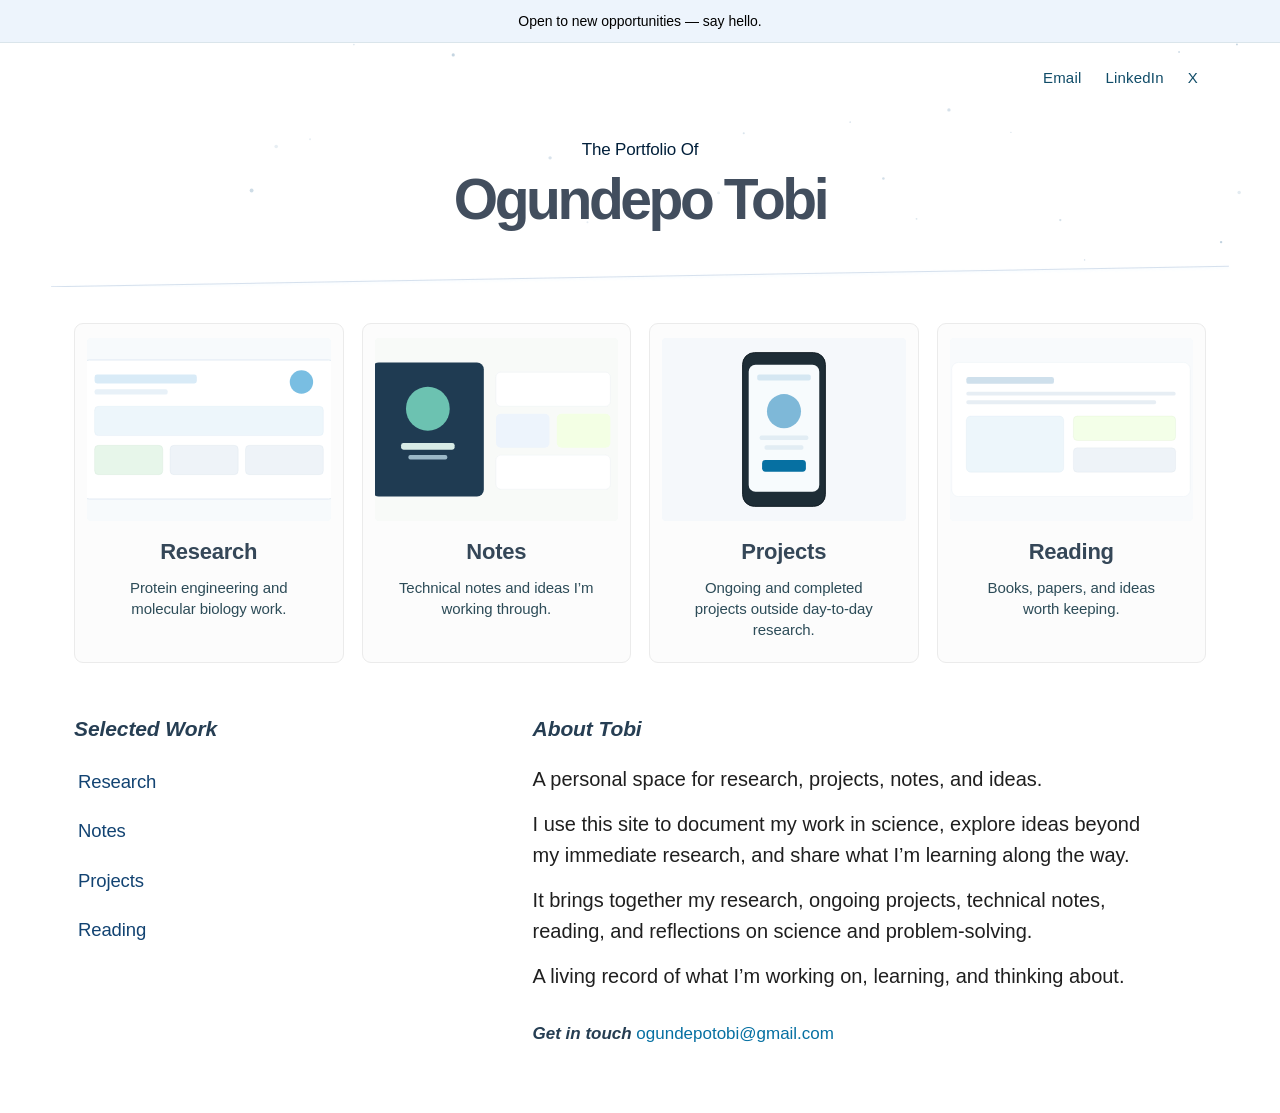
<file: index.html>
<!DOCTYPE html>
<html lang="en">
  <head>
    <meta charset="utf-8" />
    <meta name="viewport" content="width=device-width, initial-scale=1" />
    <meta name="description" content="" />
    <title>Portfolio</title>
    <link rel="stylesheet" href="styles.css" />
  </head>
  <body data-page="home">
    <div id="banner"></div>

    <header class="header">
      <canvas id="header-canvas" class="header-canvas" aria-hidden="true"></canvas>
      <div class="header-inner">
        <nav id="nav" class="header-links" aria-label="Social links"></nav>
        <div class="header-brand">
          <div id="tagline" class="header-pre"></div>
          <h1 id="name" class="header-name"></h1>
        </div>
      </div>
      <div class="slanted-divider" aria-hidden="true"></div>
    </header>

    <main class="home-container">
      <section class="projects-grid" id="projects" aria-label="Featured projects"></section>

      <div class="lower-grid">
        <section aria-labelledby="links-title">
          <h2 id="links-title" class="section-title"></h2>
          <div id="links"></div>
        </section>

        <section aria-labelledby="about-title">
          <h2 id="about-title" class="section-title"></h2>
          <div id="about" class="about-copy"></div>
          <div id="contact" class="contact-line"></div>
        </section>
      </div>
    </main>

    <script src="content.js"></script>
    <script src="script.js"></script>
  </body>
</html>
</file>
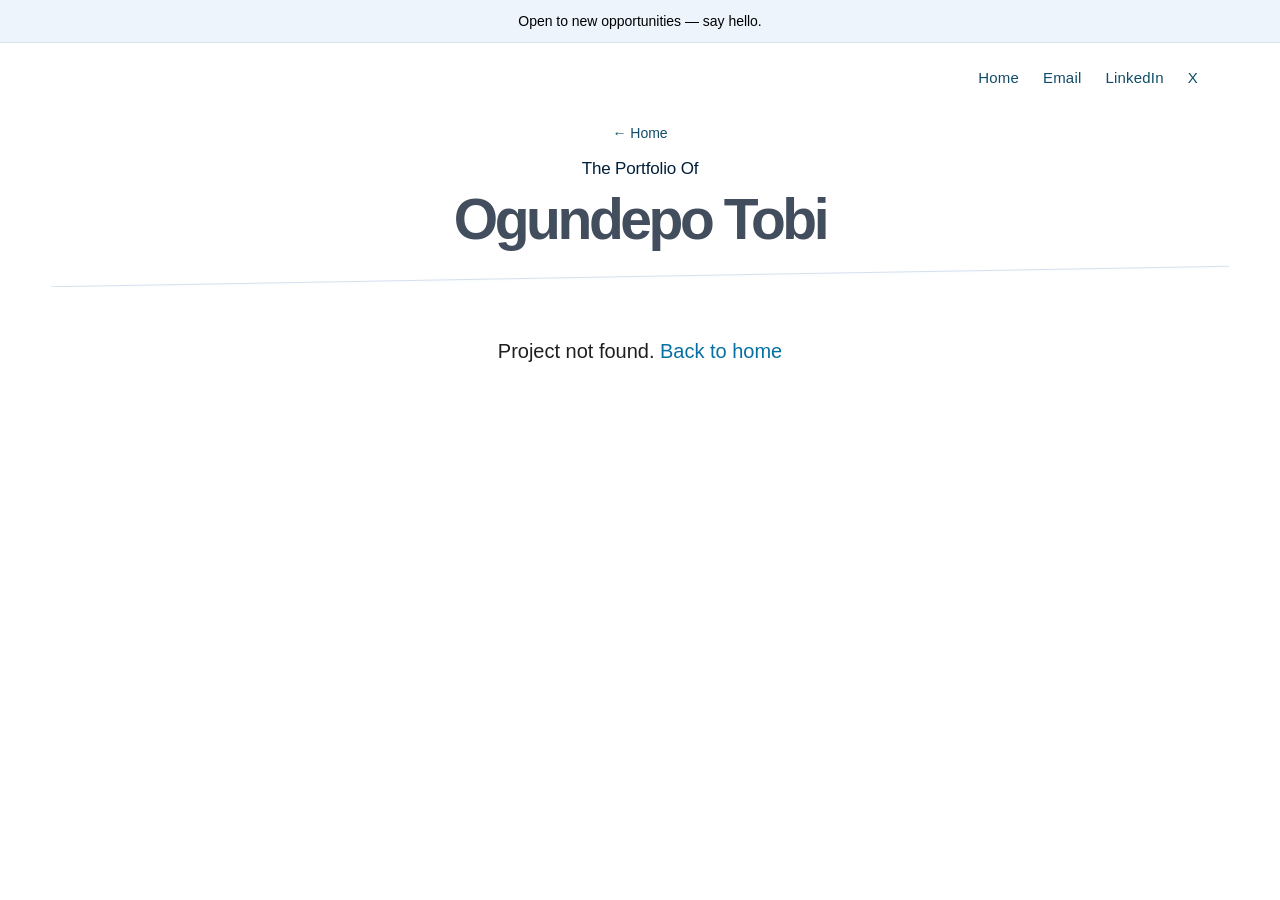
<file: project.html>
<!DOCTYPE html>
<html lang="en">
  <head>
    <meta charset="utf-8" />
    <meta name="viewport" content="width=device-width, initial-scale=1" />
    <meta name="description" content="" />
    <title>Project</title>
    <link rel="stylesheet" href="styles.css" />
  </head>
  <body data-page="project">
    <div id="banner"></div>

    <header class="header header-compact">
      <div class="header-inner header-inner-compact">
        <nav id="nav" class="header-links" aria-label="Site links"></nav>
        <div class="header-brand header-brand-compact">
          <a href="index.html" class="back-home">← Home</a>
          <div id="tagline" class="header-pre"></div>
          <a href="index.html" id="name" class="header-name header-name-link"></a>
        </div>
      </div>
      <div class="slanted-divider" aria-hidden="true"></div>
    </header>

    <main class="project-page">
      <p id="project-missing" class="project-missing" hidden>
        Project not found.
        <a href="index.html">Back to home</a>
      </p>

      <article id="project-article" hidden>
        <p id="project-kicker" class="project-kicker"></p>
        <h1 id="project-title" class="project-title"></h1>
        <p id="project-summary" class="project-summary"></p>

        <figure id="project-hero" class="project-hero" hidden>
          <img id="project-hero-img" alt="" />
        </figure>

        <div id="project-body" class="project-body"></div>

        <div id="project-gallery" class="project-gallery"></div>

        <p id="project-external" class="project-external" hidden></p>
      </article>
    </main>

    <script src="content.js"></script>
    <script src="script.js"></script>
  </body>
</html>
</file>
<file: styles.css>
:root {
  --bg: #ffffff;
  --ink: #1f1f1f;
  --ink-soft: #2d4c58;
  --navy: #424e5e;
  --navy-deep: #263e53;
  --link: #0670a2;
  --link-hover: #007558;
  --nav: #104c68;
  --card-bg: #fcfcfc;
  --card-border: #ebebeb;
  --card-title: #354758;
  --list-link: #124372;
  --banner-bg: #edf4fc;
  --banner-border: #dae5eb;
  --divider: #adc3db82;
  --max: 1180px;
  --content: 720px;
  --font: Avenir, "Avenir Next", Tahoma, "Segoe UI", sans-serif;
}

*,
*::before,
*::after {
  box-sizing: border-box;
}

html {
  scroll-behavior: smooth;
}

body {
  margin: 0;
  padding: 0 0 64px;
  color: var(--ink);
  background: var(--bg);
  font-family: var(--font);
  font-size: 13px;
  font-weight: 400;
  letter-spacing: -0.01px;
  line-height: 1.68;
  -webkit-font-smoothing: antialiased;
}

a {
  color: var(--link);
  text-decoration: none;
}

img {
  max-width: 100%;
  display: block;
}

/* Banner */
.announcement-banner {
  display: block;
  z-index: 20;
  position: relative;
  width: 100%;
  padding: 10px 16px 8px;
  text-align: center;
  color: #000;
  background: var(--banner-bg);
  border-bottom: 1px solid var(--banner-border);
  letter-spacing: -0.025px;
  font-size: 14px;
  font-weight: 500;
  transition: background-color 0.15s ease;
}

.announcement-banner:hover {
  background: #f3ffe4;
}

/* Header */
.header {
  position: relative;
  background: #fff;
  overflow: hidden;
}

.header-canvas {
  position: absolute;
  inset: 0;
  width: 100%;
  height: 100%;
  pointer-events: none;
}

.header-inner {
  position: relative;
  z-index: 2;
  max-width: var(--max);
  margin: 0 auto;
  padding: 22px 28px 48px;
}

.header-links {
  display: flex;
  justify-content: flex-end;
  flex-wrap: wrap;
  gap: 4px 8px;
  margin-bottom: 28px;
}

.navbar-link {
  color: var(--nav);
  margin: 0 4px 0 12px;
  font-size: 15px;
  font-weight: 500;
  letter-spacing: 0.2px;
  transition: color 0.12s ease;
}

.navbar-link:hover {
  color: var(--link-hover);
}

.header-brand {
  text-align: center;
  padding: 18px 12px 8px;
}

.header-pre {
  display: block;
  color: #011f3a;
  font-size: 17px;
  font-weight: 500;
  letter-spacing: -0.15px;
  margin-bottom: 6px;
  opacity: 0;
  animation: rise 0.7s ease 0.05s forwards;
}

.header-name {
  display: inline-block;
  color: var(--navy);
  font-size: clamp(36px, 7vw, 57px);
  font-weight: 600;
  letter-spacing: -0.06em;
  line-height: 1.05;
  margin: 0;
  opacity: 0;
  animation: rise 0.75s ease 0.15s forwards;
  transition: color 0.15s ease;
}

.header-name:hover {
  color: #6cc2b1;
}

.slanted-divider {
  position: relative;
  top: -10px;
  height: 0;
  border-top: 1px solid var(--divider);
  transform: rotate(-1deg);
  box-shadow: 0 1px 3px #d1edff54, 41px 27px 0 25px #fff;
  margin: 0 4% 0;
}

/* Main layout */
.home-container {
  max-width: var(--max);
  margin: 36px auto 0;
  padding: 0 24px;
}

.projects-grid {
  display: grid;
  grid-template-columns: repeat(4, minmax(0, 1fr));
  gap: 18px;
  margin-bottom: 48px;
}

.project-card {
  display: block;
  background: var(--card-bg);
  border: 1px solid var(--card-border);
  border-radius: 9px;
  padding: 14px 12px 22px;
  color: #006899;
  transition: transform 0.2s ease, background-color 0.125s ease,
    border-color 0.15s ease;
}

.project-card:hover {
  transform: translateY(-3px);
  background: #f7ffec;
  border-color: #a9cec261;
  color: #26794e;
}

.project-card-media {
  width: 100%;
  aspect-ratio: 4 / 3;
  display: grid;
  place-items: center;
  overflow: hidden;
  border-radius: 4px;
}

.project-card-media img {
  width: 100%;
  height: 100%;
  object-fit: cover;
  background: #f7fafc;
}

.project-card-placeholder {
  width: 72%;
  height: 68%;
  border-radius: 8px;
  background:
    linear-gradient(145deg, #e8f1f8 0%, #f7fafc 55%, #dfeaf3 100%);
  border: 1px solid #d5e4f0;
  position: relative;
}

.project-card-placeholder::after {
  content: "";
  position: absolute;
  inset: 22% 18%;
  border-radius: 6px;
  background: linear-gradient(180deg, #c9dceb 0%, #b7cfe0 100%);
  opacity: 0.55;
}

.project-card-title {
  color: var(--card-title);
  text-align: center;
  font-size: 22px;
  font-weight: 600;
  letter-spacing: -0.25px;
  margin: 18px 6px 0;
  line-height: 1.2;
}

.project-card:hover .project-card-title {
  color: #275179;
}

.project-card-desc {
  color: var(--ink-soft);
  text-align: center;
  font-size: 15px;
  letter-spacing: -0.075px;
  line-height: 1.4;
  margin: 12px 18px 0;
}

/* Two-column lower section */
.lower-grid {
  display: grid;
  grid-template-columns: 1.15fr 1.85fr;
  gap: 40px;
  align-items: start;
  margin-top: 8px;
}

.section-title {
  color: var(--navy-deep);
  font-size: 21px;
  font-style: italic;
  font-weight: 600;
  letter-spacing: -0.1px;
  margin: 0 0 18px;
}

.link-item {
  margin-bottom: 14px;
}

.link-text {
  display: inline-block;
  color: var(--list-link);
  font-size: 18.5px;
  font-weight: 500;
  letter-spacing: -0.125px;
  padding: 2px 4px;
  border-radius: 2px;
  transition: background-color 0.12s ease, color 0.12s ease;
}

.link-text:hover {
  background: #e9f2ff;
  color: var(--link-hover);
}

.about-copy {
  font-size: 20px;
  line-height: 1.55;
  letter-spacing: -0.01px;
  max-width: 38rem;
}

.about-copy p {
  margin: 0 0 14px;
}

.about-copy a {
  color: var(--link);
  background: #00bfff05;
}

.about-copy a:hover {
  color: var(--link-hover);
}

.contact-line {
  margin-top: 28px;
  font-size: 17px;
  color: var(--ink-soft);
}

.contact-label {
  font-weight: 600;
  color: var(--navy-deep);
  font-style: italic;
}

.contact-line a {
  color: var(--link);
}

.contact-line a:hover {
  color: var(--link-hover);
}

/* Project page */
.header-compact .header-inner-compact {
  padding-bottom: 28px;
}

.header-brand-compact {
  padding-top: 4px;
}

.back-home {
  display: inline-block;
  color: var(--nav);
  font-size: 14px;
  font-weight: 500;
  margin-bottom: 10px;
}

.back-home:hover {
  color: var(--link-hover);
}

.header-name-link {
  text-decoration: none;
}

.project-page {
  max-width: 760px;
  margin: 36px auto 0;
  padding: 0 24px 40px;
}

.project-missing {
  font-size: 20px;
  text-align: center;
  margin-top: 48px;
}

.project-kicker {
  color: var(--navy-deep);
  font-size: 15px;
  font-style: italic;
  font-weight: 600;
  letter-spacing: -0.05px;
  margin: 0 0 8px;
}

.project-title {
  color: var(--navy);
  font-size: clamp(34px, 6vw, 48px);
  font-weight: 600;
  letter-spacing: -0.05em;
  line-height: 1.1;
  margin: 0 0 14px;
}

.project-summary {
  color: var(--ink-soft);
  font-size: 21px;
  line-height: 1.45;
  margin: 0 0 28px;
  max-width: 38rem;
}

.project-hero {
  margin: 0 0 32px;
  border: 1px solid var(--card-border);
  border-radius: 9px;
  overflow: hidden;
  background: var(--card-bg);
}

.project-hero img {
  width: 100%;
  aspect-ratio: 16 / 10;
  object-fit: cover;
}

.project-body {
  font-size: 20px;
  line-height: 1.55;
  letter-spacing: -0.01px;
  max-width: 38rem;
}

.project-body p {
  margin: 0 0 16px;
}

.project-body a {
  color: var(--link);
  background: #00bfff05;
}

.project-body a:hover {
  color: var(--link-hover);
}

.project-gallery {
  display: grid;
  gap: 18px;
  margin-top: 36px;
}

.project-gallery-item {
  margin: 0;
  border: 1px solid var(--card-border);
  border-radius: 9px;
  overflow: hidden;
  background: #fcfcfc;
}

.project-gallery-item img {
  width: 100%;
  aspect-ratio: 16 / 10;
  object-fit: cover;
}

.project-external {
  margin-top: 36px;
  font-size: 18px;
  font-weight: 500;
}

.project-external a {
  color: var(--list-link);
  padding: 2px 4px;
  border-radius: 2px;
}

.project-external a:hover {
  background: #e9f2ff;
  color: var(--link-hover);
}

@keyframes rise {
  from {
    opacity: 0;
    transform: translateY(10px);
  }
  to {
    opacity: 1;
    transform: translateY(0);
  }
}

@media (max-width: 1100px) {
  .projects-grid {
    grid-template-columns: repeat(2, minmax(0, 1fr));
  }

  .lower-grid {
    grid-template-columns: 1fr;
    gap: 36px;
  }
}

@media (max-width: 640px) {
  .header-inner {
    padding: 18px 16px 36px;
  }

  .header-links {
    justify-content: center;
    margin-bottom: 18px;
  }

  .navbar-link {
    margin: 0 8px;
    font-size: 14px;
  }

  .header-pre {
    margin-top: 12px;
    font-size: 16px;
  }

  .header-name {
    letter-spacing: -0.045em;
  }

  .home-container {
    margin-top: 28px;
    padding: 0 16px;
  }

  .projects-grid {
    grid-template-columns: 1fr;
    gap: 16px;
  }

  .project-card {
    padding: 18px 18px 20px;
  }

  .project-card-title {
    font-size: 24px;
  }

  .section-title {
    text-align: center;
    margin-bottom: 24px;
  }

  .link-item {
    text-align: center;
  }

  .link-text {
    font-size: 20px;
  }

  .about-copy {
    text-align: center;
    font-size: 18px;
    margin-inline: auto;
  }

  .contact-line {
    text-align: center;
  }

  .slanted-divider {
    margin-left: -8%;
    margin-right: -8%;
  }

  .project-page {
    margin-top: 24px;
    padding: 0 16px 32px;
  }

  .project-summary,
  .project-body {
    font-size: 18px;
  }
}

@media (prefers-reduced-motion: reduce) {
  .header-pre,
  .header-name {
    animation: none;
    opacity: 1;
  }

  .project-card {
    transition: none;
  }

  .project-card:hover {
    transform: none;
  }
}
</file>
